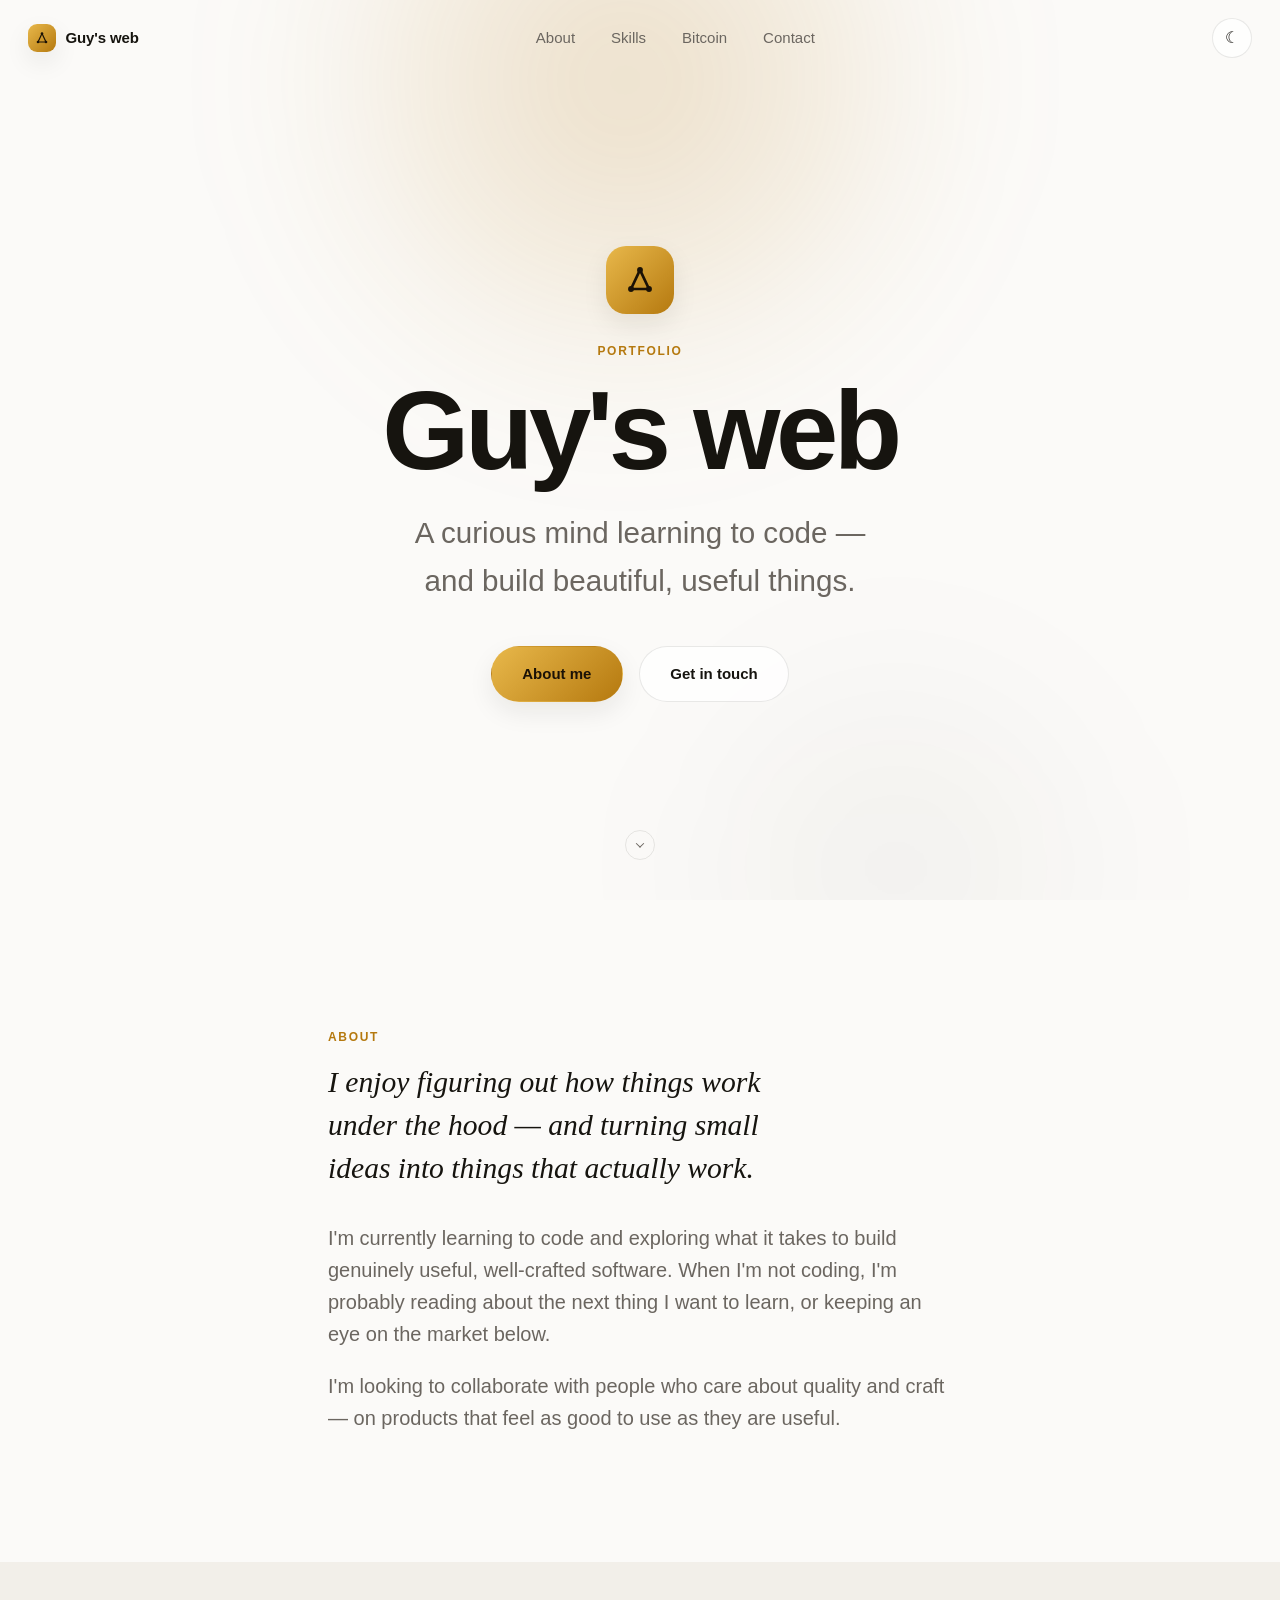
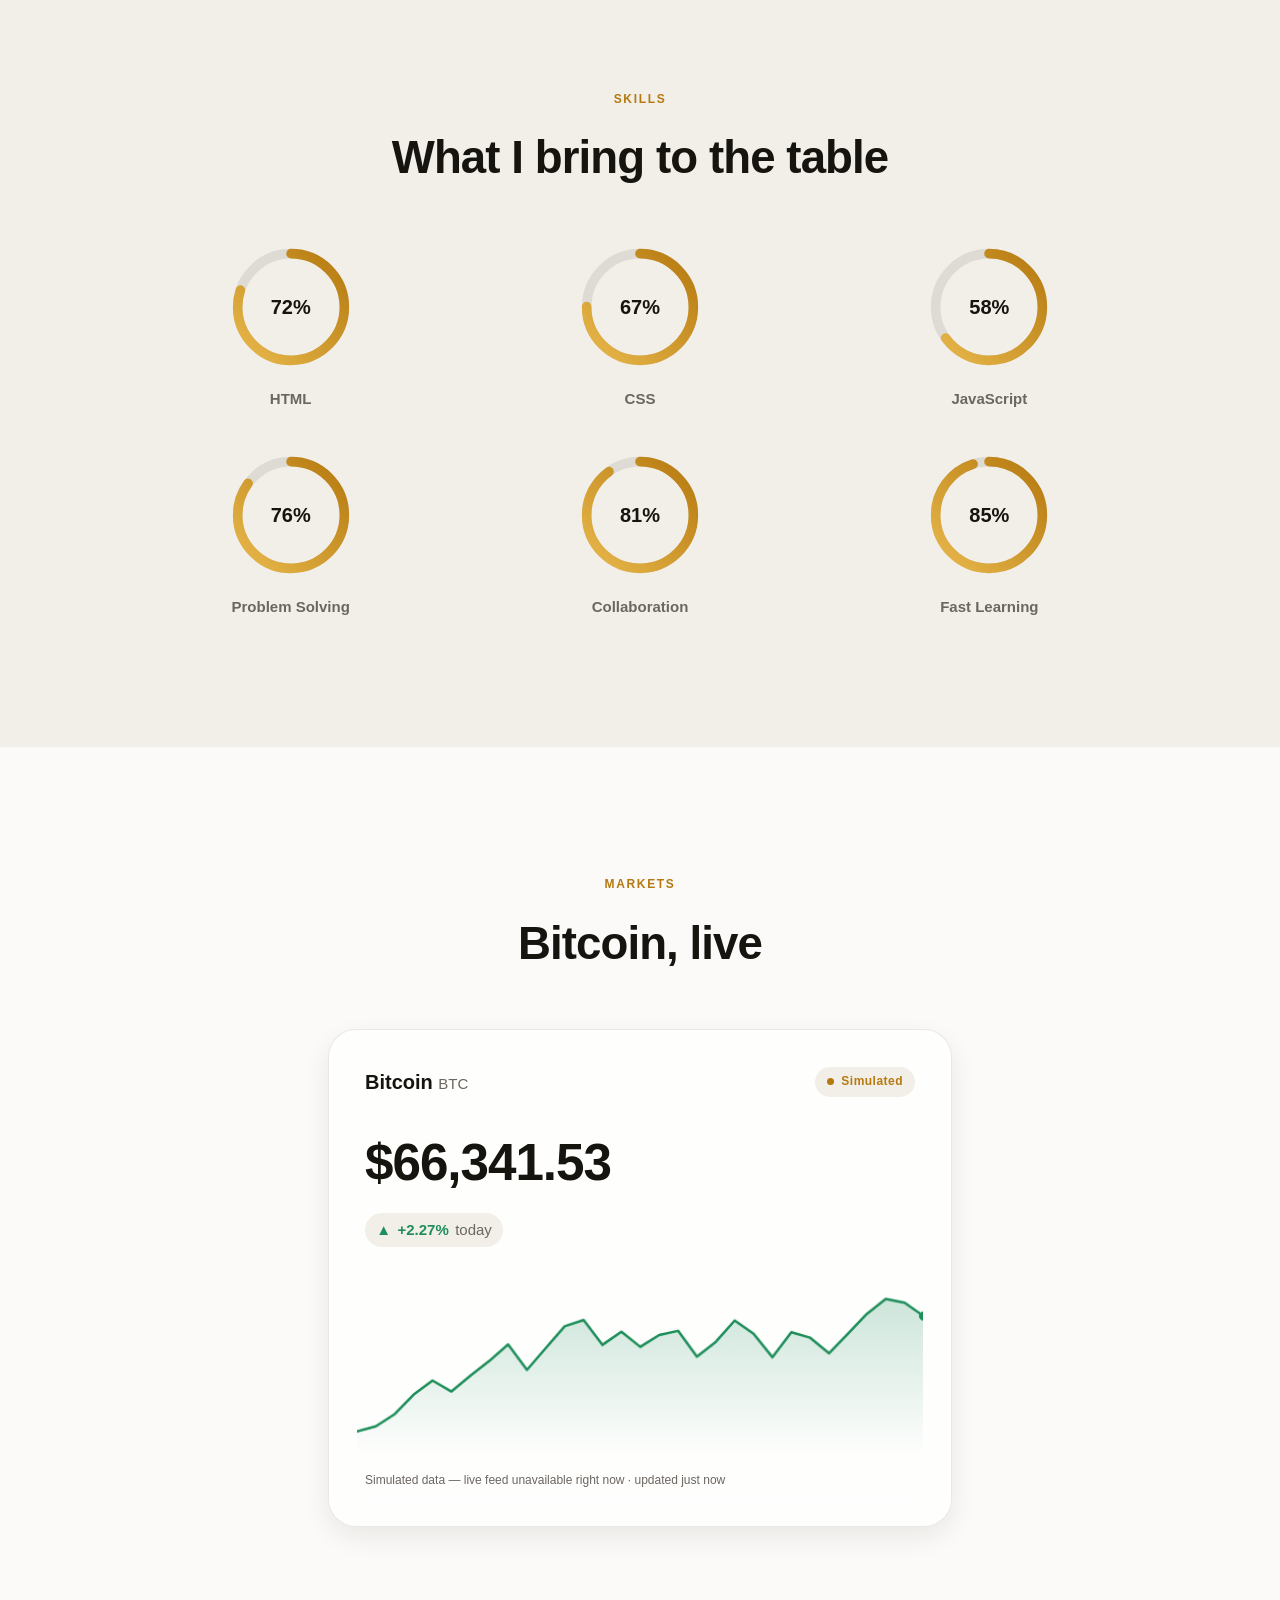
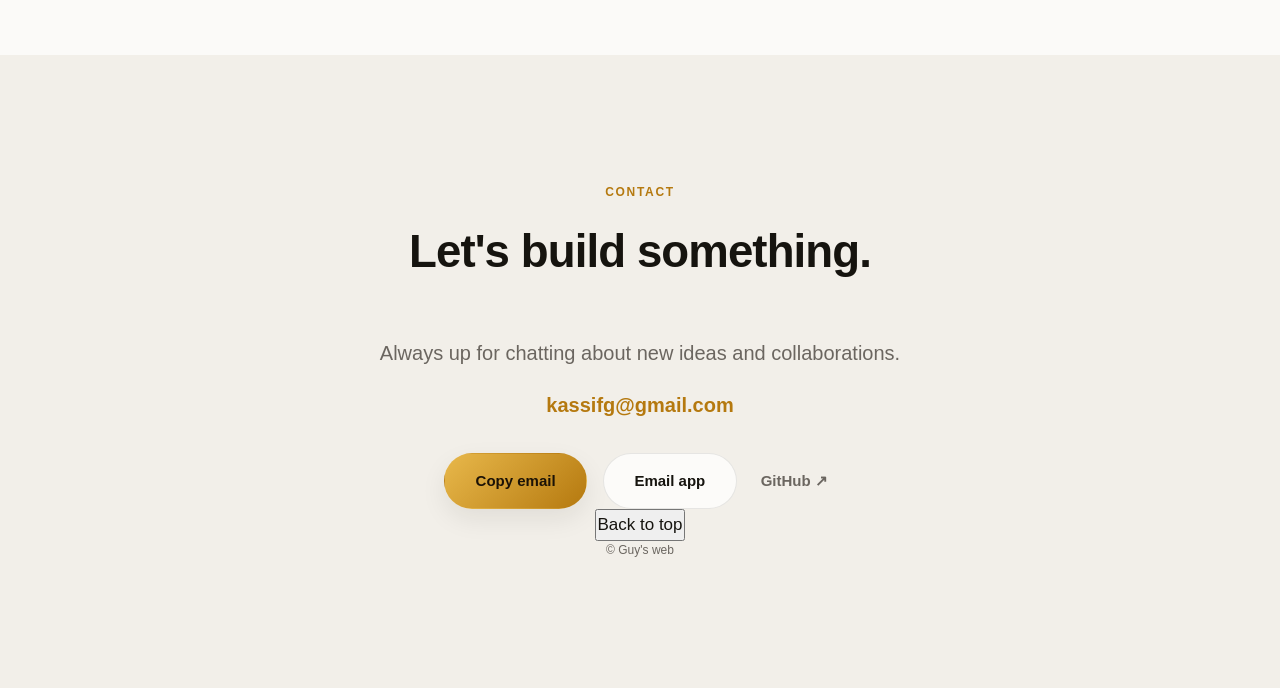
<file: index.html>
<!DOCTYPE html>
<html lang="en">
<head>
  <meta charset="UTF-8" />
  <meta name="viewport" content="width=device-width, initial-scale=1.0" />
  <title>Guy's web | Portfolio</title>
  <meta name="description" content="Guy's web — a personal portfolio built with HTML, CSS &amp; JavaScript, featuring a live Bitcoin ticker." />
  <link rel="icon" href="data:image/svg+xml,%3Csvg xmlns='http://www.w3.org/2000/svg' viewBox='0 0 32 32'%3E%3Crect width='32' height='32' rx='8' fill='%23111111'/%3E%3Cpath d='M16 7 L8 24 L24 24 Z' stroke='%23E8B84B' stroke-width='2.4' stroke-linecap='round' stroke-linejoin='round' fill='none'/%3E%3Ccircle cx='16' cy='7' r='2.6' fill='%23E8B84B'/%3E%3Ccircle cx='8' cy='24' r='2.6' fill='%23E8B84B'/%3E%3Ccircle cx='24' cy='24' r='2.6' fill='%23E8B84B'/%3E%3C/svg%3E" />
  <link rel="stylesheet" href="style.css" />
</head>
<body>
  <svg width="0" height="0" style="position:absolute" aria-hidden="true">
    <defs>
      <linearGradient id="ringGrad" x1="0%" y1="0%" x2="100%" y2="100%">
        <stop offset="0%" stop-color="var(--accent-2)" />
        <stop offset="100%" stop-color="var(--accent)" />
      </linearGradient>
      <symbol id="logoMark" viewBox="0 0 32 32">
        <path d="M16 7 L8 24 L24 24 Z" stroke="currentColor" stroke-width="2.4" stroke-linecap="round" stroke-linejoin="round" fill="none" />
        <circle cx="16" cy="7" r="2.6" fill="currentColor" />
        <circle cx="8" cy="24" r="2.6" fill="currentColor" />
        <circle cx="24" cy="24" r="2.6" fill="currentColor" />
      </symbol>
    </defs>
  </svg>

  <nav class="nav" id="nav">
    <a href="#top" class="wordmark">
      <span class="monogram" aria-hidden="true"><svg class="monogram-icon"><use href="#logoMark"></use></svg></span>
      Guy's web
    </a>

    <div class="nav-links">
      <a href="#about">About</a>
      <a href="#skills">Skills</a>
      <a href="#btc">Bitcoin</a>
      <a href="#contact">Contact</a>
    </div>

    <div class="nav-actions">
      <button class="icon-btn" id="themeToggle" aria-label="Toggle dark mode" title="Toggle dark mode">◐</button>
      <button class="icon-btn menu-btn" id="menuToggle" aria-label="Open menu" aria-expanded="false">
        <span></span><span></span>
      </button>
    </div>
  </nav>

  <div class="mobile-menu" id="mobileMenu">
    <button class="icon-btn close-btn" id="menuClose" aria-label="Close menu">✕</button>
    <a href="#about">About</a>
    <a href="#skills">Skills</a>
    <a href="#btc">Bitcoin</a>
    <a href="#contact">Contact</a>
  </div>

  <header class="hero" id="top">
    <div class="hero-glow hero-glow--a" aria-hidden="true"></div>
    <div class="hero-glow hero-glow--b" aria-hidden="true"></div>

    <div class="hero-inner">
      <div class="hero-logo" aria-hidden="true"><svg class="hero-logo-icon"><use href="#logoMark"></use></svg></div>
      <p class="eyebrow">Portfolio</p>
      <h1 class="hero-title">Guy's web</h1>
      <p class="hero-sub">A curious mind learning to code — and build beautiful, useful things.</p>
      <div class="hero-cta">
        <a href="#about" class="btn btn-primary">About me</a>
        <a href="#contact" class="btn btn-secondary">Get in touch</a>
      </div>
    </div>

    <a href="#about" class="scroll-cue" aria-label="Scroll to About section">
      <span></span>
    </a>
  </header>

  <main>
    <section id="about" class="section reveal">
      <div class="wrap-narrow">
        <p class="eyebrow">About</p>
        <p class="lede">
          I enjoy figuring out how things work under the hood — and turning small
          ideas into things that actually work.
        </p>
        <p class="body-text">
          I'm currently learning to code and exploring what it takes to build genuinely
          useful, well-crafted software. When I'm not coding, I'm probably reading about
          the next thing I want to learn, or keeping an eye on the market below.
        </p>
        <p class="body-text">
          I'm looking to collaborate with people who care about quality and craft —
          on products that feel as good to use as they are useful.
        </p>
      </div>
    </section>

    <section id="skills" class="section alt-bg reveal">
      <div class="wrap">
        <p class="eyebrow center">Skills</p>
        <h2 class="section-title center">What I bring to the table</h2>

        <div class="rings-grid">
          <div class="ring-card">
            <div class="ring-visual">
              <svg viewBox="0 0 120 120" class="ring">
                <circle class="ring-track" cx="60" cy="60" r="50" />
                <circle class="ring-progress" cx="60" cy="60" r="50" data-level="80" />
              </svg>
              <span class="ring-value" data-value="80">0%</span>
            </div>
            <span class="ring-label">HTML</span>
          </div>

          <div class="ring-card">
            <div class="ring-visual">
              <svg viewBox="0 0 120 120" class="ring">
                <circle class="ring-track" cx="60" cy="60" r="50" />
                <circle class="ring-progress" cx="60" cy="60" r="50" data-level="75" />
              </svg>
              <span class="ring-value" data-value="75">0%</span>
            </div>
            <span class="ring-label">CSS</span>
          </div>

          <div class="ring-card">
            <div class="ring-visual">
              <svg viewBox="0 0 120 120" class="ring">
                <circle class="ring-track" cx="60" cy="60" r="50" />
                <circle class="ring-progress" cx="60" cy="60" r="50" data-level="65" />
              </svg>
              <span class="ring-value" data-value="65">0%</span>
            </div>
            <span class="ring-label">JavaScript</span>
          </div>

          <div class="ring-card">
            <div class="ring-visual">
              <svg viewBox="0 0 120 120" class="ring">
                <circle class="ring-track" cx="60" cy="60" r="50" />
                <circle class="ring-progress" cx="60" cy="60" r="50" data-level="85" />
              </svg>
              <span class="ring-value" data-value="85">0%</span>
            </div>
            <span class="ring-label">Problem Solving</span>
          </div>

          <div class="ring-card">
            <div class="ring-visual">
              <svg viewBox="0 0 120 120" class="ring">
                <circle class="ring-track" cx="60" cy="60" r="50" />
                <circle class="ring-progress" cx="60" cy="60" r="50" data-level="90" />
              </svg>
              <span class="ring-value" data-value="90">0%</span>
            </div>
            <span class="ring-label">Collaboration</span>
          </div>

          <div class="ring-card">
            <div class="ring-visual">
              <svg viewBox="0 0 120 120" class="ring">
                <circle class="ring-track" cx="60" cy="60" r="50" />
                <circle class="ring-progress" cx="60" cy="60" r="50" data-level="95" />
              </svg>
              <span class="ring-value" data-value="95">0%</span>
            </div>
            <span class="ring-label">Fast Learning</span>
          </div>
        </div>
      </div>
    </section>

    <section id="btc" class="section reveal">
      <div class="wrap-narrow">
        <p class="eyebrow center">Markets</p>
        <h2 class="section-title center">Bitcoin, live</h2>

        <div class="market-card">
          <div class="market-top">
            <span class="market-name">Bitcoin <span class="market-ticker">BTC</span></span>
            <span class="status-pill" id="liveBadge">
              <span class="status-dot" id="liveDot"></span>
              <span id="liveLabel">Connecting</span>
            </span>
          </div>

          <div class="market-price" id="btcPrice">—</div>

          <div class="market-change" id="btcChange">
            <span id="btcArrow"></span>
            <span id="btcChangeValue">—</span>
            <span class="market-change-label">today</span>
          </div>

          <div class="market-chart">
            <canvas id="btcChart" role="img" aria-label="Bitcoin price chart, live"></canvas>
          </div>

          <p class="market-updated" id="btcUpdated" aria-live="polite">Connecting to market feed…</p>
        </div>
      </div>
    </section>
  </main>

  <footer id="contact" class="section footer-section alt-bg">
    <div class="wrap-narrow center">
      <p class="eyebrow center">Contact</p>
      <h2 class="section-title center">Let's build something.</h2>
      <p class="body-text center">Always up for chatting about new ideas and collaborations.</p>
      <p class="contact-email">kassifg@gmail.com</p>

      <div class="contact-actions">
        <button class="btn btn-primary" id="copyEmailBtn" data-email="kassifg@gmail.com">
          <span id="copyEmailLabel">Copy email</span>
        </button>
        <a class="btn btn-secondary" href="mailto:kassifg@gmail.com">Email app</a>
        <a class="link-quiet" href="https://github.com/GolikSF" target="_blank" rel="noopener noreferrer">GitHub ↗</a>
      </div>

      <button id="backToTop" class="quiet-btn">Back to top</button>
      <p class="fine-print">© <span id="year"></span> Guy's web</p>
    </div>
  </footer>

  <div id="toast" class="toast" role="status" aria-live="polite"></div>

  <script src="script.js"></script>
</body>
</html>
</file>
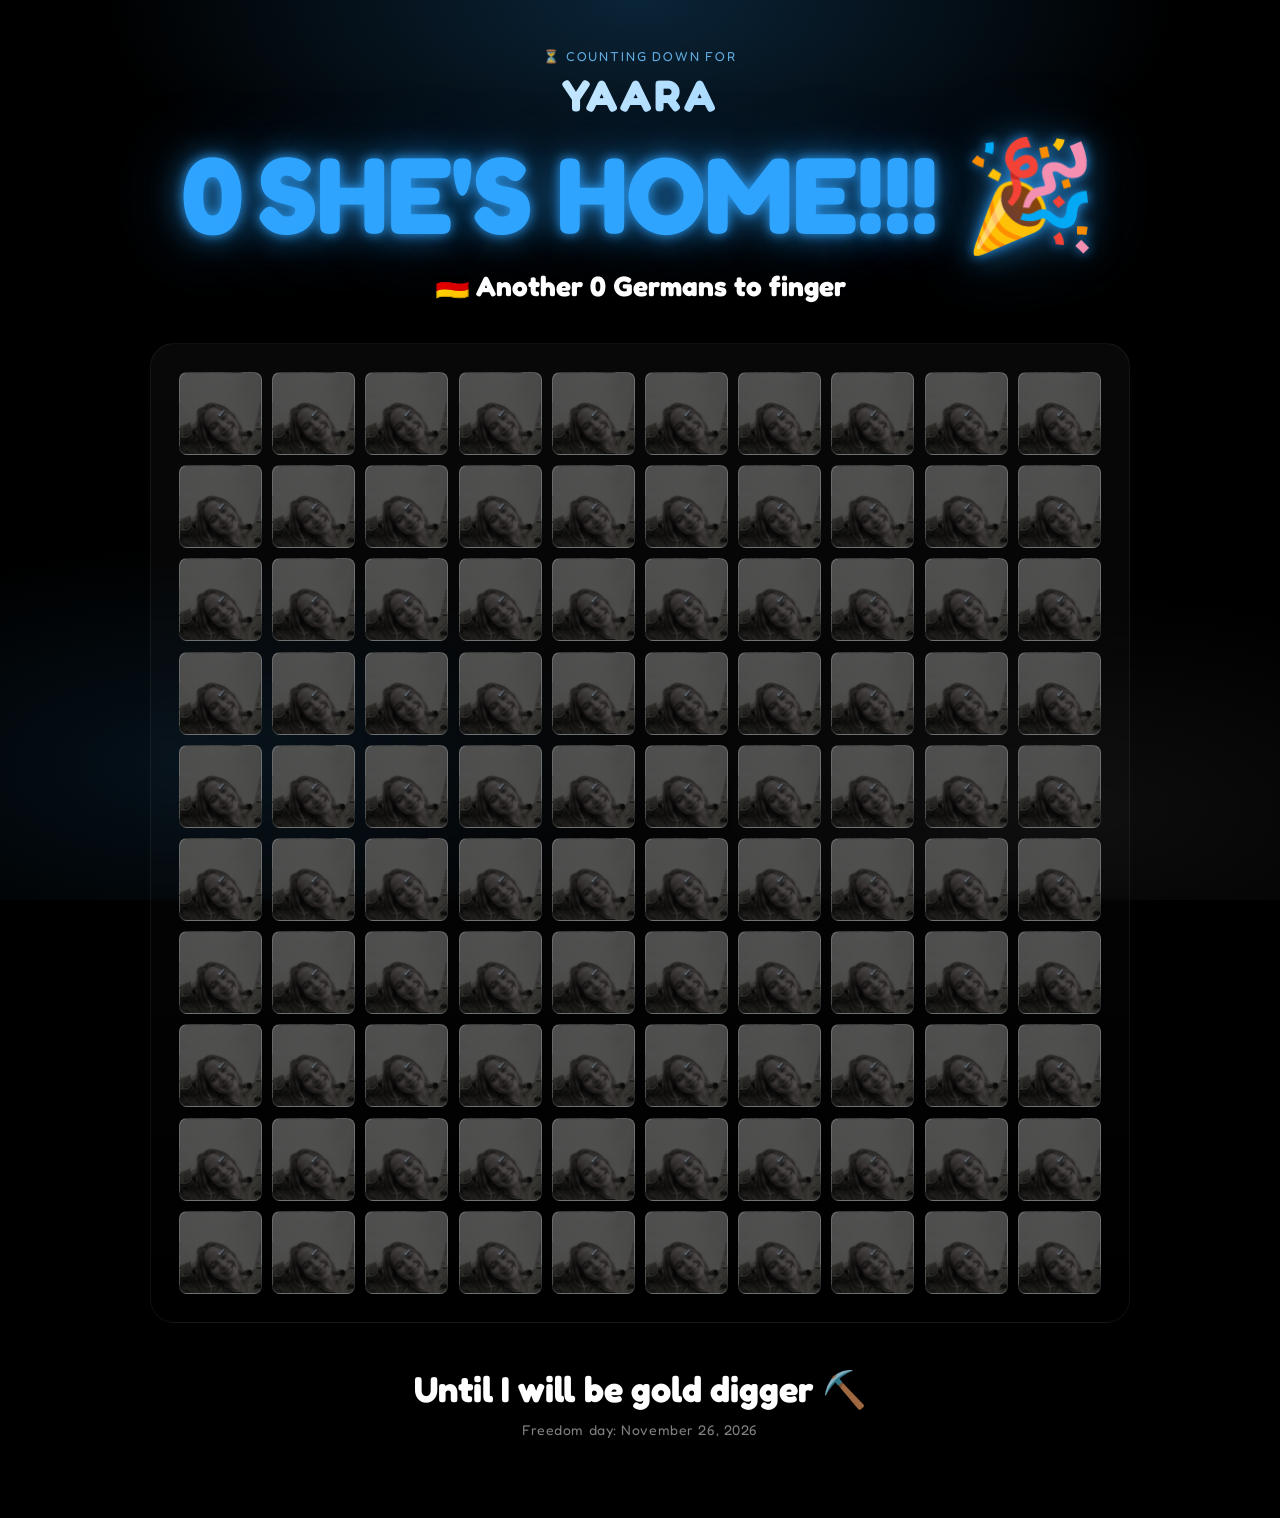
<file: yaara/index.html>
<!DOCTYPE html>
<html lang="en">
<head>
<meta charset="UTF-8">
<meta name="viewport" content="width=device-width, initial-scale=1.0">
<title>100 Days for Yaara 🇩🇪</title>
<link rel="preconnect" href="https://fonts.googleapis.com">
<link rel="preconnect" href="https://fonts.gstatic.com" crossorigin>
<link href="https://fonts.googleapis.com/css2?family=Baloo+2:wght@500;700;800&family=Fredoka:wght@500;600;700&display=swap" rel="stylesheet">
<link rel="stylesheet" href="style.css">
</head>
<body>

<div class="bg-glow"></div>
<div class="floaters" id="floaters"></div>

<main>
  <header class="hero">
    <p class="eyebrow">⏳ counting down for</p>
    <h2 class="name">YAARA</h2>

    <h1 class="countdown">
      <span id="dayCount">100</span>
      <span class="daycount-label" id="dayWord">DAYS!!!!!!</span>
    </h1>

    <p class="subtitle">🇩🇪 Another <span id="germanCount">100</span> Germans to finger</p>
  </header>

  <section class="grid-wrap">
    <div class="grid" id="grid" aria-label="100 day countdown grid, one tile per day"></div>
  </section>

  <footer class="outro">
    <p class="tagline">Until I will be gold digger <span class="shovel">⛏️</span></p>
    <p class="target-date" id="targetDate"></p>
  </footer>
</main>

<div class="confetti-layer" id="confetti"></div>

<script src="script.js"></script>
</body>
</html>
</file>
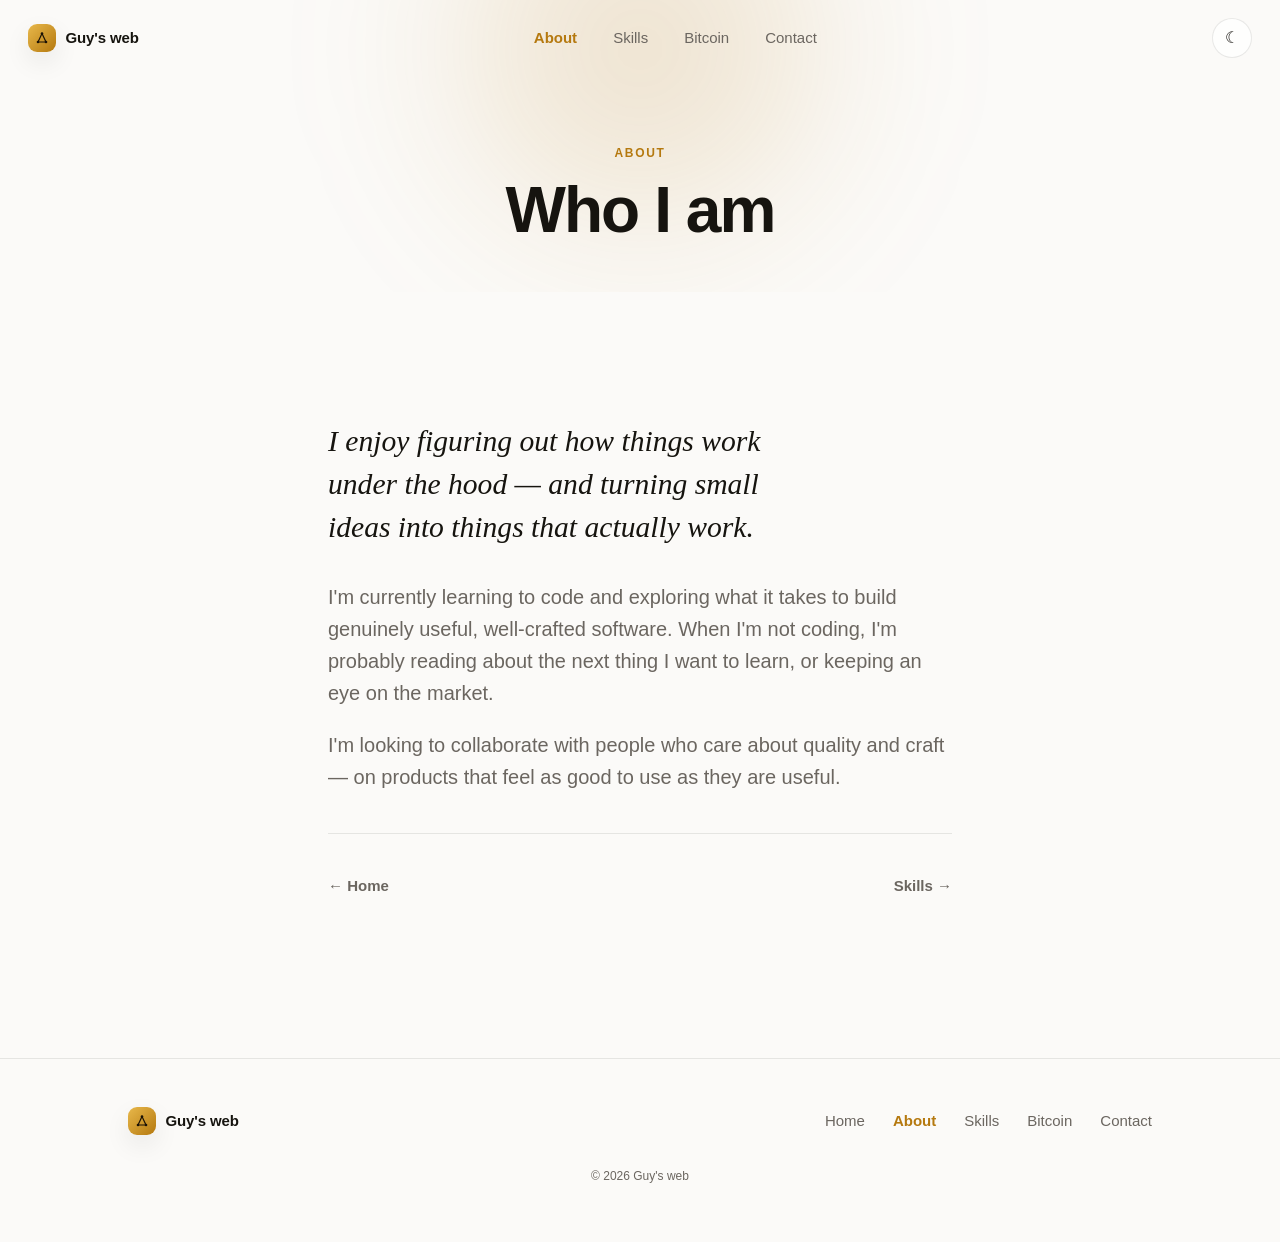
<file: about.html>
<!DOCTYPE html>
<html lang="en">
<head>
  <meta charset="UTF-8" />
  <meta name="viewport" content="width=device-width, initial-scale=1.0" />
  <title>About | Guy's web</title>
  <meta name="description" content="A bit about Guy — what I'm learning and the kind of work I want to do." />
  <link rel="icon" href="data:image/svg+xml,%3Csvg xmlns='http://www.w3.org/2000/svg' viewBox='0 0 32 32'%3E%3Crect width='32' height='32' rx='8' fill='%23111111'/%3E%3Cpath d='M16 7 L8 24 L24 24 Z' stroke='%23E8B84B' stroke-width='2.4' stroke-linecap='round' stroke-linejoin='round' fill='none'/%3E%3Ccircle cx='16' cy='7' r='2.6' fill='%23E8B84B'/%3E%3Ccircle cx='8' cy='24' r='2.6' fill='%23E8B84B'/%3E%3Ccircle cx='24' cy='24' r='2.6' fill='%23E8B84B'/%3E%3C/svg%3E" />
  <link rel="stylesheet" href="style.css" />
</head>
<body>
  <svg width="0" height="0" style="position:absolute" aria-hidden="true">
    <defs>
      <linearGradient id="ringGrad" x1="0%" y1="0%" x2="100%" y2="100%">
        <stop offset="0%" stop-color="var(--accent-2)" />
        <stop offset="100%" stop-color="var(--accent)" />
      </linearGradient>
      <symbol id="logoMark" viewBox="0 0 32 32">
        <path d="M16 7 L8 24 L24 24 Z" stroke="currentColor" stroke-width="2.4" stroke-linecap="round" stroke-linejoin="round" fill="none" />
        <circle cx="16" cy="7" r="2.6" fill="currentColor" />
        <circle cx="8" cy="24" r="2.6" fill="currentColor" />
        <circle cx="24" cy="24" r="2.6" fill="currentColor" />
      </symbol>
    </defs>
  </svg>

  <nav class="nav" id="nav">
    <a href="index.html" class="wordmark">
      <span class="monogram" aria-hidden="true"><svg class="monogram-icon"><use href="#logoMark"></use></svg></span>
      Guy's web
    </a>

    <div class="nav-links">
      <a href="about.html" class="active">About</a>
      <a href="skills.html">Skills</a>
      <a href="bitcoin.html">Bitcoin</a>
      <a href="contact.html">Contact</a>
    </div>

    <div class="nav-actions">
      <button class="icon-btn" id="themeToggle" aria-label="Toggle dark mode" title="Toggle dark mode">◐</button>
      <button class="icon-btn menu-btn" id="menuToggle" aria-label="Open menu" aria-expanded="false">
        <span></span><span></span>
      </button>
    </div>
  </nav>

  <div class="mobile-menu" id="mobileMenu">
    <button class="icon-btn close-btn" id="menuClose" aria-label="Close menu">✕</button>
    <a href="about.html" class="active">About</a>
    <a href="skills.html">Skills</a>
    <a href="bitcoin.html">Bitcoin</a>
    <a href="contact.html">Contact</a>
  </div>

  <header class="page-hero">
    <div class="page-hero-glow" aria-hidden="true"></div>
    <div class="page-hero-inner">
      <p class="eyebrow center">About</p>
      <h1 class="page-title">Who I am</h1>
    </div>
  </header>

  <main>
    <section class="section reveal">
      <div class="wrap-narrow">
        <p class="lede">
          I enjoy figuring out how things work under the hood — and turning small
          ideas into things that actually work.
        </p>
        <p class="body-text">
          I'm currently learning to code and exploring what it takes to build genuinely
          useful, well-crafted software. When I'm not coding, I'm probably reading about
          the next thing I want to learn, or keeping an eye on the market.
        </p>
        <p class="body-text">
          I'm looking to collaborate with people who care about quality and craft —
          on products that feel as good to use as they are useful.
        </p>

        <div class="page-nav">
          <a href="index.html">← Home</a>
          <a href="skills.html" class="next">Skills →</a>
        </div>
      </div>
    </section>
  </main>

  <footer class="site-footer">
    <div class="wrap footer-row">
      <a href="index.html" class="wordmark">
        <span class="monogram" aria-hidden="true"><svg class="monogram-icon"><use href="#logoMark"></use></svg></span>
        Guy's web
      </a>
      <nav class="footer-nav">
        <a href="index.html">Home</a>
        <a href="about.html" class="active">About</a>
        <a href="skills.html">Skills</a>
        <a href="bitcoin.html">Bitcoin</a>
        <a href="contact.html">Contact</a>
      </nav>
    </div>
    <p class="fine-print center">© <span class="year"></span> Guy's web</p>
  </footer>

  <div id="toast" class="toast" role="status" aria-live="polite"></div>

  <script src="script.js"></script>
</body>
</html>
</file>
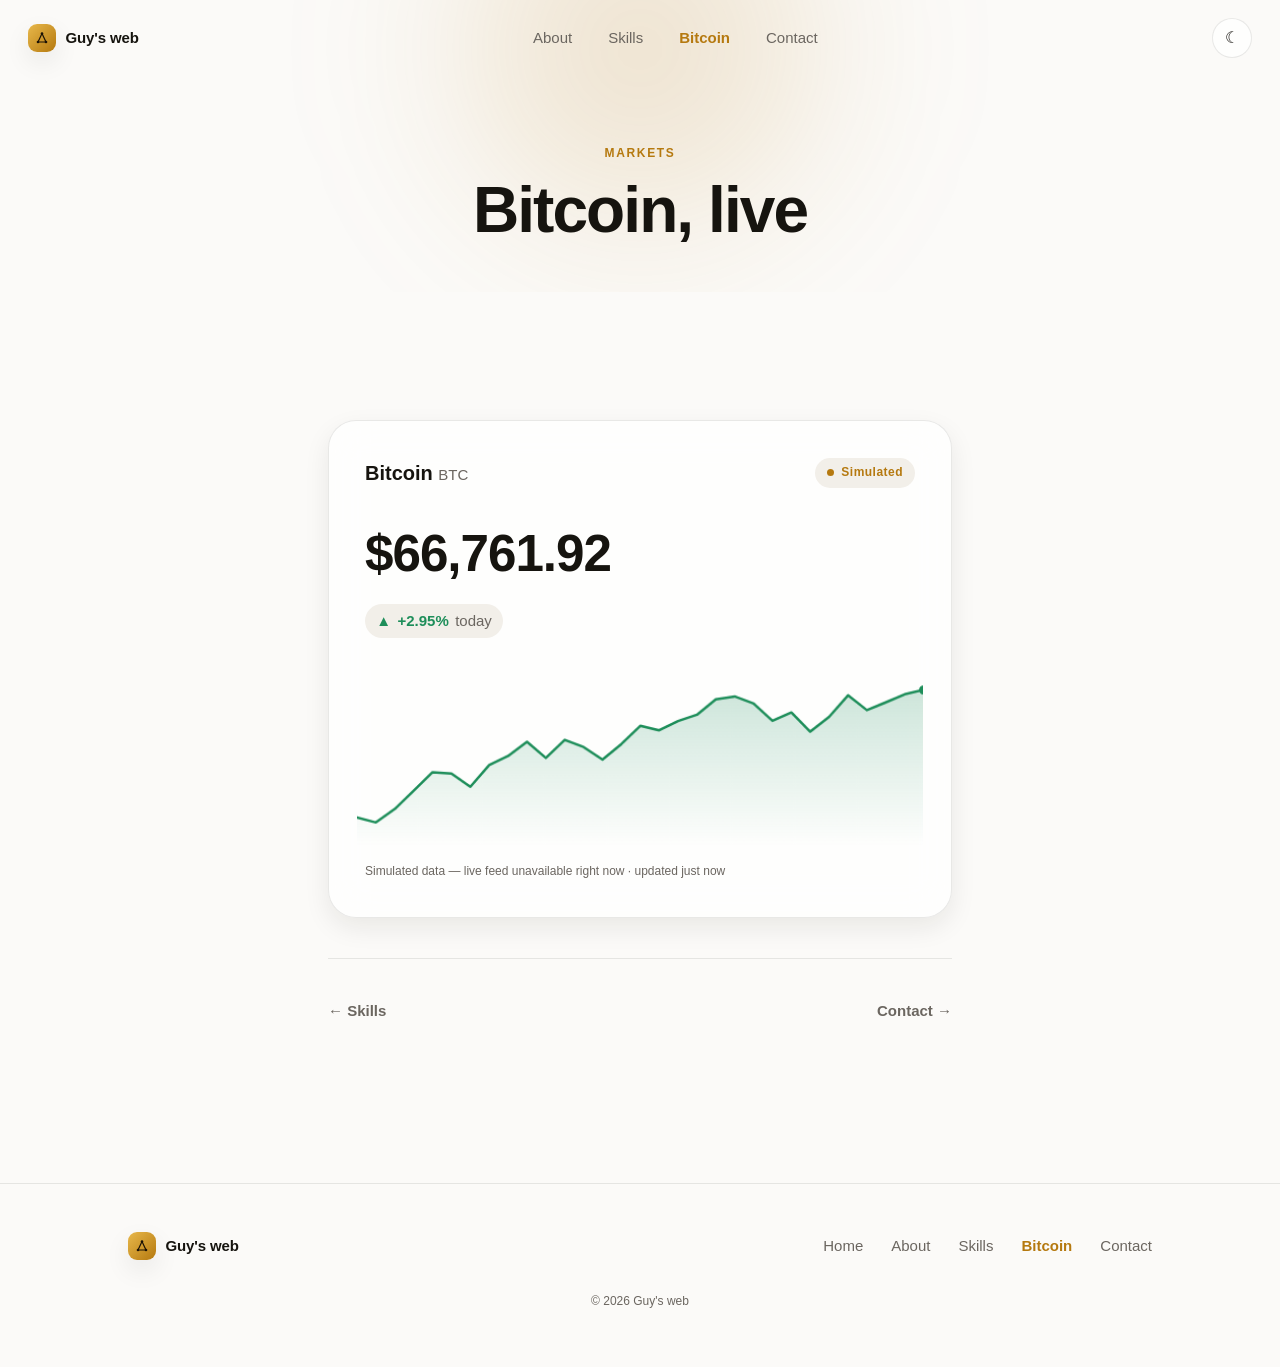
<file: bitcoin.html>
<!DOCTYPE html>
<html lang="en">
<head>
  <meta charset="UTF-8" />
  <meta name="viewport" content="width=device-width, initial-scale=1.0" />
  <title>Bitcoin | Guy's web</title>
  <meta name="description" content="A live-updating Bitcoin price chart, built with the Canvas API." />
  <link rel="icon" href="data:image/svg+xml,%3Csvg xmlns='http://www.w3.org/2000/svg' viewBox='0 0 32 32'%3E%3Crect width='32' height='32' rx='8' fill='%23111111'/%3E%3Cpath d='M16 7 L8 24 L24 24 Z' stroke='%23E8B84B' stroke-width='2.4' stroke-linecap='round' stroke-linejoin='round' fill='none'/%3E%3Ccircle cx='16' cy='7' r='2.6' fill='%23E8B84B'/%3E%3Ccircle cx='8' cy='24' r='2.6' fill='%23E8B84B'/%3E%3Ccircle cx='24' cy='24' r='2.6' fill='%23E8B84B'/%3E%3C/svg%3E" />
  <link rel="stylesheet" href="style.css" />
</head>
<body>
  <svg width="0" height="0" style="position:absolute" aria-hidden="true">
    <defs>
      <linearGradient id="ringGrad" x1="0%" y1="0%" x2="100%" y2="100%">
        <stop offset="0%" stop-color="var(--accent-2)" />
        <stop offset="100%" stop-color="var(--accent)" />
      </linearGradient>
      <symbol id="logoMark" viewBox="0 0 32 32">
        <path d="M16 7 L8 24 L24 24 Z" stroke="currentColor" stroke-width="2.4" stroke-linecap="round" stroke-linejoin="round" fill="none" />
        <circle cx="16" cy="7" r="2.6" fill="currentColor" />
        <circle cx="8" cy="24" r="2.6" fill="currentColor" />
        <circle cx="24" cy="24" r="2.6" fill="currentColor" />
      </symbol>
    </defs>
  </svg>

  <nav class="nav" id="nav">
    <a href="index.html" class="wordmark">
      <span class="monogram" aria-hidden="true"><svg class="monogram-icon"><use href="#logoMark"></use></svg></span>
      Guy's web
    </a>

    <div class="nav-links">
      <a href="about.html">About</a>
      <a href="skills.html">Skills</a>
      <a href="bitcoin.html" class="active">Bitcoin</a>
      <a href="contact.html">Contact</a>
    </div>

    <div class="nav-actions">
      <button class="icon-btn" id="themeToggle" aria-label="Toggle dark mode" title="Toggle dark mode">◐</button>
      <button class="icon-btn menu-btn" id="menuToggle" aria-label="Open menu" aria-expanded="false">
        <span></span><span></span>
      </button>
    </div>
  </nav>

  <div class="mobile-menu" id="mobileMenu">
    <button class="icon-btn close-btn" id="menuClose" aria-label="Close menu">✕</button>
    <a href="about.html">About</a>
    <a href="skills.html">Skills</a>
    <a href="bitcoin.html" class="active">Bitcoin</a>
    <a href="contact.html">Contact</a>
  </div>

  <header class="page-hero">
    <div class="page-hero-glow" aria-hidden="true"></div>
    <div class="page-hero-inner">
      <p class="eyebrow center">Markets</p>
      <h1 class="page-title">Bitcoin, live</h1>
    </div>
  </header>

  <main>
    <section class="section reveal">
      <div class="wrap-narrow">
        <div class="market-card">
          <div class="market-top">
            <span class="market-name">Bitcoin <span class="market-ticker">BTC</span></span>
            <span class="status-pill" id="liveBadge">
              <span class="status-dot" id="liveDot"></span>
              <span id="liveLabel">Connecting</span>
            </span>
          </div>

          <div class="market-price" id="btcPrice">—</div>

          <div class="market-change" id="btcChange">
            <span id="btcArrow"></span>
            <span id="btcChangeValue">—</span>
            <span class="market-change-label">today</span>
          </div>

          <div class="market-chart">
            <canvas id="btcChart" role="img" aria-label="Bitcoin price chart, live"></canvas>
          </div>

          <p class="market-updated" id="btcUpdated" aria-live="polite">Connecting to market feed…</p>
        </div>

        <div class="page-nav">
          <a href="skills.html">← Skills</a>
          <a href="contact.html" class="next">Contact →</a>
        </div>
      </div>
    </section>
  </main>

  <footer class="site-footer">
    <div class="wrap footer-row">
      <a href="index.html" class="wordmark">
        <span class="monogram" aria-hidden="true"><svg class="monogram-icon"><use href="#logoMark"></use></svg></span>
        Guy's web
      </a>
      <nav class="footer-nav">
        <a href="index.html">Home</a>
        <a href="about.html">About</a>
        <a href="skills.html">Skills</a>
        <a href="bitcoin.html" class="active">Bitcoin</a>
        <a href="contact.html">Contact</a>
      </nav>
    </div>
    <p class="fine-print center">© <span class="year"></span> Guy's web</p>
  </footer>

  <div id="toast" class="toast" role="status" aria-live="polite"></div>

  <script src="script.js"></script>
</body>
</html>
</file>
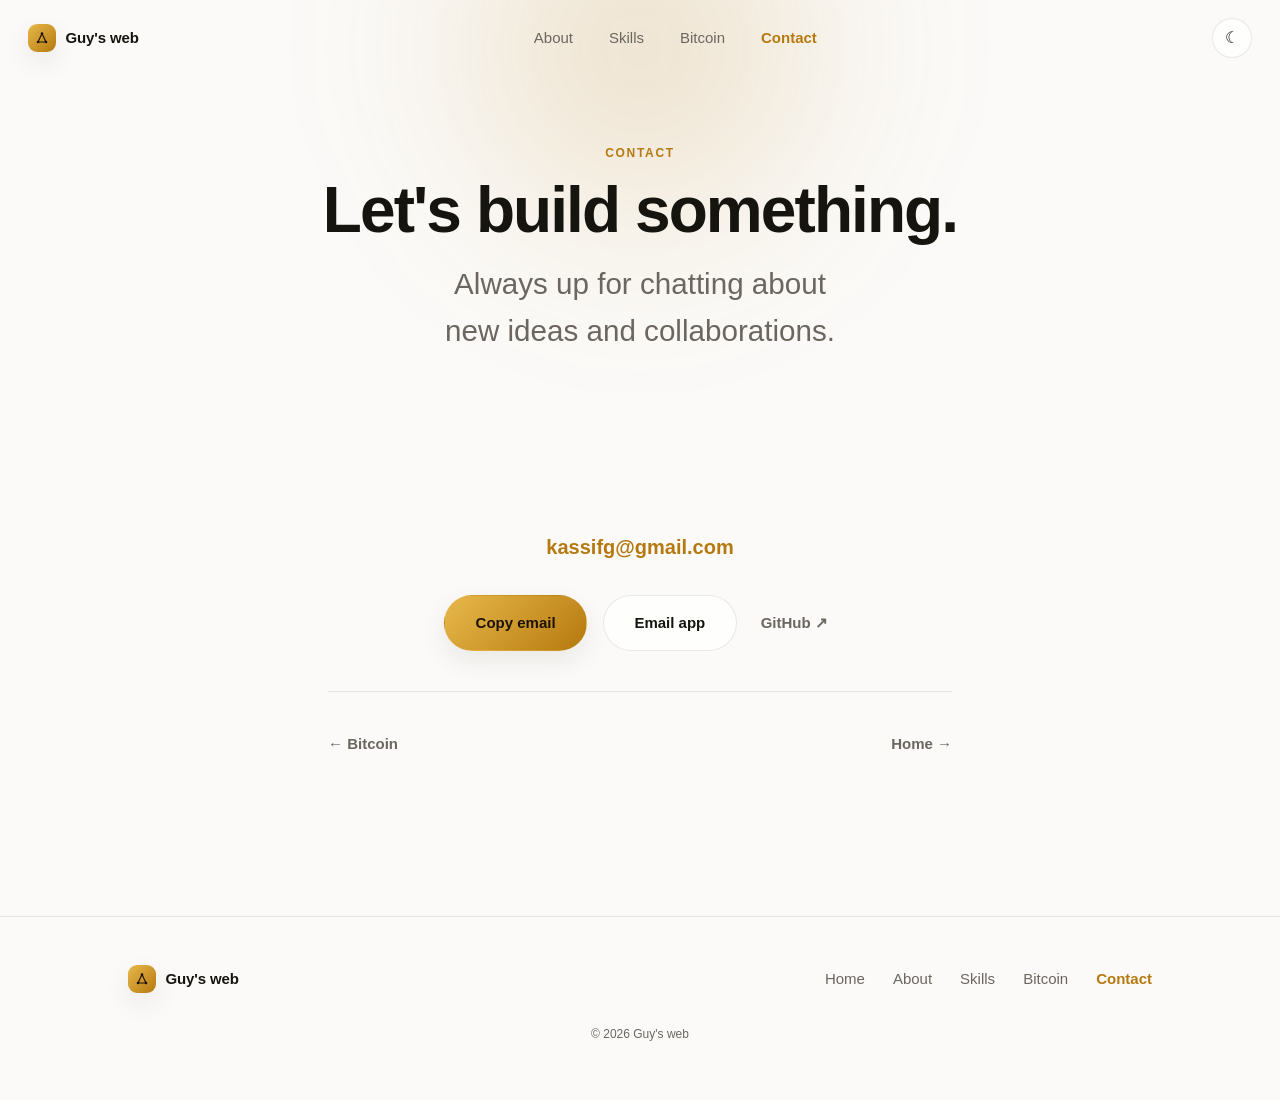
<file: contact.html>
<!DOCTYPE html>
<html lang="en">
<head>
  <meta charset="UTF-8" />
  <meta name="viewport" content="width=device-width, initial-scale=1.0" />
  <title>Contact | Guy's web</title>
  <meta name="description" content="The fastest ways to reach Guy — email, or GitHub." />
  <link rel="icon" href="data:image/svg+xml,%3Csvg xmlns='http://www.w3.org/2000/svg' viewBox='0 0 32 32'%3E%3Crect width='32' height='32' rx='8' fill='%23111111'/%3E%3Cpath d='M16 7 L8 24 L24 24 Z' stroke='%23E8B84B' stroke-width='2.4' stroke-linecap='round' stroke-linejoin='round' fill='none'/%3E%3Ccircle cx='16' cy='7' r='2.6' fill='%23E8B84B'/%3E%3Ccircle cx='8' cy='24' r='2.6' fill='%23E8B84B'/%3E%3Ccircle cx='24' cy='24' r='2.6' fill='%23E8B84B'/%3E%3C/svg%3E" />
  <link rel="stylesheet" href="style.css" />
</head>
<body>
  <svg width="0" height="0" style="position:absolute" aria-hidden="true">
    <defs>
      <linearGradient id="ringGrad" x1="0%" y1="0%" x2="100%" y2="100%">
        <stop offset="0%" stop-color="var(--accent-2)" />
        <stop offset="100%" stop-color="var(--accent)" />
      </linearGradient>
      <symbol id="logoMark" viewBox="0 0 32 32">
        <path d="M16 7 L8 24 L24 24 Z" stroke="currentColor" stroke-width="2.4" stroke-linecap="round" stroke-linejoin="round" fill="none" />
        <circle cx="16" cy="7" r="2.6" fill="currentColor" />
        <circle cx="8" cy="24" r="2.6" fill="currentColor" />
        <circle cx="24" cy="24" r="2.6" fill="currentColor" />
      </symbol>
    </defs>
  </svg>

  <nav class="nav" id="nav">
    <a href="index.html" class="wordmark">
      <span class="monogram" aria-hidden="true"><svg class="monogram-icon"><use href="#logoMark"></use></svg></span>
      Guy's web
    </a>

    <div class="nav-links">
      <a href="about.html">About</a>
      <a href="skills.html">Skills</a>
      <a href="bitcoin.html">Bitcoin</a>
      <a href="contact.html" class="active">Contact</a>
    </div>

    <div class="nav-actions">
      <button class="icon-btn" id="themeToggle" aria-label="Toggle dark mode" title="Toggle dark mode">◐</button>
      <button class="icon-btn menu-btn" id="menuToggle" aria-label="Open menu" aria-expanded="false">
        <span></span><span></span>
      </button>
    </div>
  </nav>

  <div class="mobile-menu" id="mobileMenu">
    <button class="icon-btn close-btn" id="menuClose" aria-label="Close menu">✕</button>
    <a href="about.html">About</a>
    <a href="skills.html">Skills</a>
    <a href="bitcoin.html">Bitcoin</a>
    <a href="contact.html" class="active">Contact</a>
  </div>

  <header class="page-hero">
    <div class="page-hero-glow" aria-hidden="true"></div>
    <div class="page-hero-inner">
      <p class="eyebrow center">Contact</p>
      <h1 class="page-title">Let's build something.</h1>
      <p class="page-subtitle">Always up for chatting about new ideas and collaborations.</p>
    </div>
  </header>

  <main>
    <section class="section reveal">
      <div class="wrap-narrow center">
        <p class="contact-email">kassifg@gmail.com</p>

        <div class="contact-actions">
          <button class="btn btn-primary" id="copyEmailBtn" data-email="kassifg@gmail.com">
            <span id="copyEmailLabel">Copy email</span>
          </button>
          <a class="btn btn-secondary" href="mailto:kassifg@gmail.com">Email app</a>
          <a class="link-quiet" href="https://github.com/GolikSF" target="_blank" rel="noopener noreferrer">GitHub ↗</a>
        </div>

        <div class="page-nav">
          <a href="bitcoin.html">← Bitcoin</a>
          <a href="index.html" class="next">Home →</a>
        </div>
      </div>
    </section>
  </main>

  <footer class="site-footer">
    <div class="wrap footer-row">
      <a href="index.html" class="wordmark">
        <span class="monogram" aria-hidden="true"><svg class="monogram-icon"><use href="#logoMark"></use></svg></span>
        Guy's web
      </a>
      <nav class="footer-nav">
        <a href="index.html">Home</a>
        <a href="about.html">About</a>
        <a href="skills.html">Skills</a>
        <a href="bitcoin.html">Bitcoin</a>
        <a href="contact.html" class="active">Contact</a>
      </nav>
    </div>
    <p class="fine-print center">© <span class="year"></span> Guy's web</p>
  </footer>

  <div id="toast" class="toast" role="status" aria-live="polite"></div>

  <script src="script.js"></script>
</body>
</html>
</file>
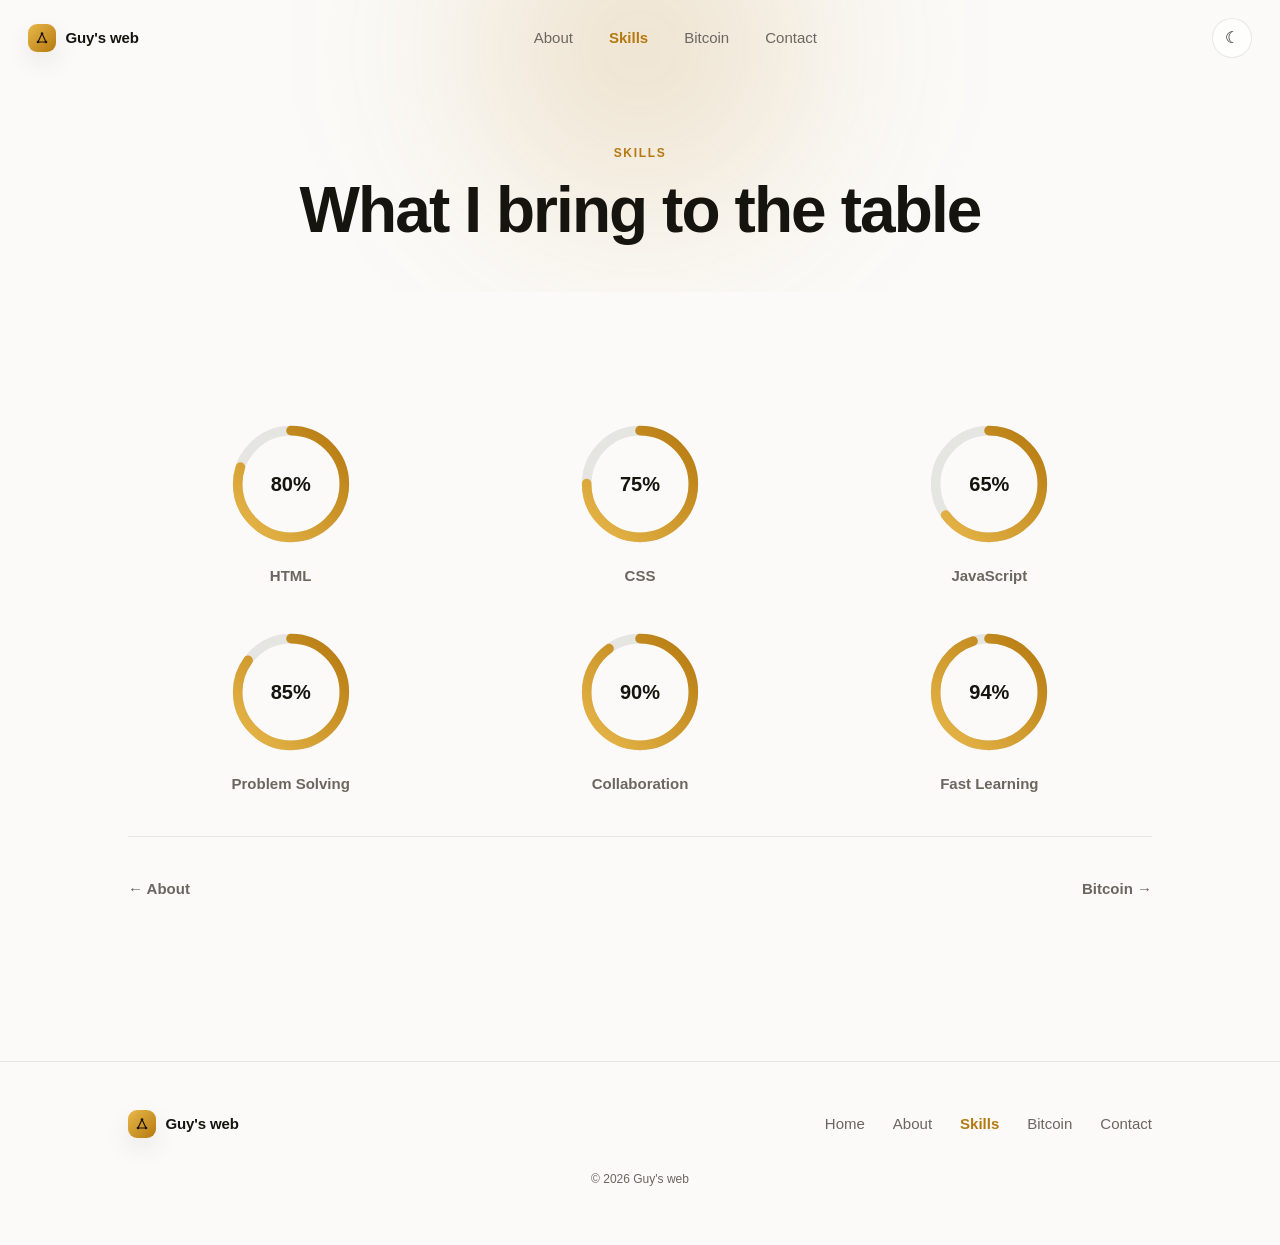
<file: skills.html>
<!DOCTYPE html>
<html lang="en">
<head>
  <meta charset="UTF-8" />
  <meta name="viewport" content="width=device-width, initial-scale=1.0" />
  <title>Skills | Guy's web</title>
  <meta name="description" content="What I bring to the table — HTML, CSS, JavaScript, and the habits that go with them." />
  <link rel="icon" href="data:image/svg+xml,%3Csvg xmlns='http://www.w3.org/2000/svg' viewBox='0 0 32 32'%3E%3Crect width='32' height='32' rx='8' fill='%23111111'/%3E%3Cpath d='M16 7 L8 24 L24 24 Z' stroke='%23E8B84B' stroke-width='2.4' stroke-linecap='round' stroke-linejoin='round' fill='none'/%3E%3Ccircle cx='16' cy='7' r='2.6' fill='%23E8B84B'/%3E%3Ccircle cx='8' cy='24' r='2.6' fill='%23E8B84B'/%3E%3Ccircle cx='24' cy='24' r='2.6' fill='%23E8B84B'/%3E%3C/svg%3E" />
  <link rel="stylesheet" href="style.css" />
</head>
<body>
  <svg width="0" height="0" style="position:absolute" aria-hidden="true">
    <defs>
      <linearGradient id="ringGrad" x1="0%" y1="0%" x2="100%" y2="100%">
        <stop offset="0%" stop-color="var(--accent-2)" />
        <stop offset="100%" stop-color="var(--accent)" />
      </linearGradient>
      <symbol id="logoMark" viewBox="0 0 32 32">
        <path d="M16 7 L8 24 L24 24 Z" stroke="currentColor" stroke-width="2.4" stroke-linecap="round" stroke-linejoin="round" fill="none" />
        <circle cx="16" cy="7" r="2.6" fill="currentColor" />
        <circle cx="8" cy="24" r="2.6" fill="currentColor" />
        <circle cx="24" cy="24" r="2.6" fill="currentColor" />
      </symbol>
    </defs>
  </svg>

  <nav class="nav" id="nav">
    <a href="index.html" class="wordmark">
      <span class="monogram" aria-hidden="true"><svg class="monogram-icon"><use href="#logoMark"></use></svg></span>
      Guy's web
    </a>

    <div class="nav-links">
      <a href="about.html">About</a>
      <a href="skills.html" class="active">Skills</a>
      <a href="bitcoin.html">Bitcoin</a>
      <a href="contact.html">Contact</a>
    </div>

    <div class="nav-actions">
      <button class="icon-btn" id="themeToggle" aria-label="Toggle dark mode" title="Toggle dark mode">◐</button>
      <button class="icon-btn menu-btn" id="menuToggle" aria-label="Open menu" aria-expanded="false">
        <span></span><span></span>
      </button>
    </div>
  </nav>

  <div class="mobile-menu" id="mobileMenu">
    <button class="icon-btn close-btn" id="menuClose" aria-label="Close menu">✕</button>
    <a href="about.html">About</a>
    <a href="skills.html" class="active">Skills</a>
    <a href="bitcoin.html">Bitcoin</a>
    <a href="contact.html">Contact</a>
  </div>

  <header class="page-hero">
    <div class="page-hero-glow" aria-hidden="true"></div>
    <div class="page-hero-inner">
      <p class="eyebrow center">Skills</p>
      <h1 class="page-title">What I bring to the table</h1>
    </div>
  </header>

  <main>
    <section class="section reveal">
      <div class="wrap">
        <div class="rings-grid">
          <div class="ring-card">
            <div class="ring-visual">
              <svg viewBox="0 0 120 120" class="ring">
                <circle class="ring-track" cx="60" cy="60" r="50" />
                <circle class="ring-progress" cx="60" cy="60" r="50" data-level="80" />
              </svg>
              <span class="ring-value" data-value="80">0%</span>
            </div>
            <span class="ring-label">HTML</span>
          </div>

          <div class="ring-card">
            <div class="ring-visual">
              <svg viewBox="0 0 120 120" class="ring">
                <circle class="ring-track" cx="60" cy="60" r="50" />
                <circle class="ring-progress" cx="60" cy="60" r="50" data-level="75" />
              </svg>
              <span class="ring-value" data-value="75">0%</span>
            </div>
            <span class="ring-label">CSS</span>
          </div>

          <div class="ring-card">
            <div class="ring-visual">
              <svg viewBox="0 0 120 120" class="ring">
                <circle class="ring-track" cx="60" cy="60" r="50" />
                <circle class="ring-progress" cx="60" cy="60" r="50" data-level="65" />
              </svg>
              <span class="ring-value" data-value="65">0%</span>
            </div>
            <span class="ring-label">JavaScript</span>
          </div>

          <div class="ring-card">
            <div class="ring-visual">
              <svg viewBox="0 0 120 120" class="ring">
                <circle class="ring-track" cx="60" cy="60" r="50" />
                <circle class="ring-progress" cx="60" cy="60" r="50" data-level="85" />
              </svg>
              <span class="ring-value" data-value="85">0%</span>
            </div>
            <span class="ring-label">Problem Solving</span>
          </div>

          <div class="ring-card">
            <div class="ring-visual">
              <svg viewBox="0 0 120 120" class="ring">
                <circle class="ring-track" cx="60" cy="60" r="50" />
                <circle class="ring-progress" cx="60" cy="60" r="50" data-level="90" />
              </svg>
              <span class="ring-value" data-value="90">0%</span>
            </div>
            <span class="ring-label">Collaboration</span>
          </div>

          <div class="ring-card">
            <div class="ring-visual">
              <svg viewBox="0 0 120 120" class="ring">
                <circle class="ring-track" cx="60" cy="60" r="50" />
                <circle class="ring-progress" cx="60" cy="60" r="50" data-level="95" />
              </svg>
              <span class="ring-value" data-value="95">0%</span>
            </div>
            <span class="ring-label">Fast Learning</span>
          </div>
        </div>

        <div class="page-nav">
          <a href="about.html">← About</a>
          <a href="bitcoin.html" class="next">Bitcoin →</a>
        </div>
      </div>
    </section>
  </main>

  <footer class="site-footer">
    <div class="wrap footer-row">
      <a href="index.html" class="wordmark">
        <span class="monogram" aria-hidden="true"><svg class="monogram-icon"><use href="#logoMark"></use></svg></span>
        Guy's web
      </a>
      <nav class="footer-nav">
        <a href="index.html">Home</a>
        <a href="about.html">About</a>
        <a href="skills.html" class="active">Skills</a>
        <a href="bitcoin.html">Bitcoin</a>
        <a href="contact.html">Contact</a>
      </nav>
    </div>
    <p class="fine-print center">© <span class="year"></span> Guy's web</p>
  </footer>

  <div id="toast" class="toast" role="status" aria-live="polite"></div>

  <script src="script.js"></script>
</body>
</html>
</file>
<file: style.css>
/* ============ Design tokens ============ */
:root {
  --font: -apple-system, BlinkMacSystemFont, "SF Pro Display", "Segoe UI", "Helvetica Neue", Arial, sans-serif;
  --font-serif: "New York", ui-serif, Georgia, "Times New Roman", serif;

  --fs-tiny: 0.75rem;
  --fs-sm: 0.9375rem;
  --fs-base: 1.0625rem;
  --fs-md: 1.25rem;
  --fs-lg: 1.6rem;
  --fs-section: clamp(2rem, 4.4vw, 2.85rem);
  --fs-display: clamp(3.2rem, 10vw, 7rem);
  --fs-lede: clamp(1.35rem, 2.6vw, 1.85rem);

  --space-section: clamp(4.5rem, 10vw, 8.5rem);
  --radius-sm: 12px;
  --radius: 20px;
  --radius-lg: 28px;
  --ease: cubic-bezier(0.16, 1, 0.3, 1);
}

/* ---- Light (default) ---- */
:root {
  --bg: #fbfaf8;
  --bg-alt: #f2efe9;
  --surface: rgba(255, 255, 255, 0.72);
  --surface-solid: #ffffff;
  --border: rgba(17, 15, 10, 0.09);
  --text: #16140f;
  --text-muted: #6b6660;
  --accent: #b5790f;
  --accent-2: #e8b84b;
  --accent-contrast: #1b1206;
  --green: #1e8e5a;
  --red: #c0392b;
  --shadow: 0 24px 60px rgba(30, 26, 18, 0.1);
  --shadow-sm: 0 10px 26px rgba(30, 26, 18, 0.08);
  --glow-a: rgba(181, 121, 15, 0.22);
  --glow-b: rgba(30, 26, 18, 0.05);
}

@media (prefers-color-scheme: dark) {
  :root:not([data-theme="light"]) {
    --bg: #09090b;
    --bg-alt: #101012;
    --surface: rgba(255, 255, 255, 0.055);
    --surface-solid: #131315;
    --border: rgba(255, 255, 255, 0.09);
    --text: #f5f3ee;
    --text-muted: #9a968d;
    --accent: #e8b84b;
    --accent-2: #f6d888;
    --accent-contrast: #1b1206;
    --green: #3fce8c;
    --red: #ff6b5b;
    --shadow: 0 24px 60px rgba(0, 0, 0, 0.55);
    --shadow-sm: 0 10px 26px rgba(0, 0, 0, 0.4);
    --glow-a: rgba(232, 184, 75, 0.16);
    --glow-b: rgba(255, 255, 255, 0.04);
  }
}

:root[data-theme="dark"] {
  --bg: #09090b;
  --bg-alt: #101012;
  --surface: rgba(255, 255, 255, 0.055);
  --surface-solid: #131315;
  --border: rgba(255, 255, 255, 0.09);
  --text: #f5f3ee;
  --text-muted: #9a968d;
  --accent: #e8b84b;
  --accent-2: #f6d888;
  --accent-contrast: #1b1206;
  --green: #3fce8c;
  --red: #ff6b5b;
  --shadow: 0 24px 60px rgba(0, 0, 0, 0.55);
  --shadow-sm: 0 10px 26px rgba(0, 0, 0, 0.4);
  --glow-a: rgba(232, 184, 75, 0.16);
  --glow-b: rgba(255, 255, 255, 0.04);
}

:root[data-theme="light"] {
  --bg: #fbfaf8;
  --bg-alt: #f2efe9;
  --surface: rgba(255, 255, 255, 0.72);
  --surface-solid: #ffffff;
  --border: rgba(17, 15, 10, 0.09);
  --text: #16140f;
  --text-muted: #6b6660;
  --accent: #b5790f;
  --accent-2: #e8b84b;
  --accent-contrast: #1b1206;
  --green: #1e8e5a;
  --red: #c0392b;
  --shadow: 0 24px 60px rgba(30, 26, 18, 0.1);
  --shadow-sm: 0 10px 26px rgba(30, 26, 18, 0.08);
  --glow-a: rgba(181, 121, 15, 0.22);
  --glow-b: rgba(30, 26, 18, 0.05);
}

/* ============ Reset ============ */
* {
  margin: 0;
  padding: 0;
  box-sizing: border-box;
}

html {
  scroll-behavior: smooth;
}

body {
  font-family: var(--font);
  font-size: var(--fs-base);
  background: var(--bg);
  color: var(--text);
  line-height: 1.6;
  -webkit-font-smoothing: antialiased;
  transition: background 0.4s var(--ease), color 0.4s var(--ease);
  overflow-x: hidden;
}

a {
  text-decoration: none;
  color: inherit;
}

button {
  font: inherit;
  color: inherit;
}

:focus-visible {
  outline: 2px solid var(--accent);
  outline-offset: 3px;
  border-radius: 4px;
}

.wrap {
  width: 100%;
  max-width: 1080px;
  margin: 0 auto;
  padding: 0 1.75rem;
}

.wrap-narrow {
  width: 100%;
  max-width: 680px;
  margin: 0 auto;
  padding: 0 1.75rem;
}

.center {
  text-align: center;
}

.eyebrow {
  font-size: var(--fs-tiny);
  font-weight: 700;
  letter-spacing: 0.14em;
  text-transform: uppercase;
  color: var(--accent);
  margin-bottom: 0.85rem;
}

.section-title {
  font-size: var(--fs-section);
  font-weight: 700;
  letter-spacing: -0.02em;
  text-wrap: balance;
  margin-bottom: 3rem;
}

.body-text {
  color: var(--text-muted);
  font-size: var(--fs-md);
  margin-bottom: 1.25rem;
  max-width: 60ch;
}

.body-text:last-child {
  margin-bottom: 0;
}

.body-text.center {
  margin-left: auto;
  margin-right: auto;
}

/* ============ Nav ============ */
.nav {
  position: fixed;
  top: 0;
  left: 0;
  right: 0;
  z-index: 200;
  display: flex;
  align-items: center;
  justify-content: space-between;
  padding: 1.1rem 1.75rem;
  transition: background 0.3s var(--ease), border-color 0.3s var(--ease), box-shadow 0.3s var(--ease);
  border-bottom: 1px solid transparent;
}

.nav.scrolled {
  background: color-mix(in srgb, var(--bg) 78%, transparent);
  backdrop-filter: blur(18px) saturate(1.4);
  -webkit-backdrop-filter: blur(18px) saturate(1.4);
  border-bottom-color: var(--border);
}

.wordmark {
  display: flex;
  align-items: center;
  gap: 0.6rem;
  font-weight: 700;
  font-size: var(--fs-sm);
  letter-spacing: -0.01em;
}

.monogram {
  width: 28px;
  height: 28px;
  border-radius: 9px;
  display: flex;
  align-items: center;
  justify-content: center;
  flex: 0 0 auto;
  color: var(--accent-contrast);
  background: linear-gradient(135deg, var(--accent-2), var(--accent));
  box-shadow: var(--shadow-sm);
}

.monogram-icon {
  width: 16px;
  height: 16px;
}

.nav-links {
  display: flex;
  gap: 2.25rem;
  font-size: var(--fs-sm);
  font-weight: 500;
}

.nav-links a {
  position: relative;
  color: var(--text-muted);
  transition: color 0.2s var(--ease);
}

.nav-links a:hover {
  color: var(--text);
}

.nav-links a.active {
  color: var(--accent);
  font-weight: 600;
}

.nav-actions {
  display: flex;
  align-items: center;
  gap: 0.6rem;
}

.icon-btn {
  width: 40px;
  height: 40px;
  border-radius: 50%;
  border: 1px solid var(--border);
  background: var(--surface);
  cursor: pointer;
  display: flex;
  align-items: center;
  justify-content: center;
  font-size: 1rem;
  transition: transform 0.25s var(--ease), border-color 0.25s var(--ease);
}

.icon-btn:hover {
  transform: translateY(-2px);
  border-color: var(--accent);
}

.menu-btn {
  display: none;
  flex-direction: column;
  gap: 5px;
}

.menu-btn span {
  width: 16px;
  height: 2px;
  background: var(--text);
  border-radius: 2px;
}

/* ============ Mobile full-screen menu ============ */
.mobile-menu {
  position: fixed;
  inset: 0;
  z-index: 300;
  background: var(--bg);
  display: flex;
  flex-direction: column;
  align-items: center;
  justify-content: center;
  gap: 2.25rem;
  font-size: 1.75rem;
  font-weight: 600;
  opacity: 0;
  visibility: hidden;
  transform: translateY(-12px);
  transition: opacity 0.3s var(--ease), transform 0.3s var(--ease), visibility 0.3s;
}

.mobile-menu.open {
  opacity: 1;
  visibility: visible;
  transform: translateY(0);
}

.mobile-menu a {
  color: var(--text);
}

.mobile-menu a.active {
  color: var(--accent);
}

.close-btn {
  position: absolute;
  top: 1.1rem;
  right: 1.75rem;
}

/* ============ Hero ============ */
.hero {
  position: relative;
  min-height: 100svh;
  display: flex;
  align-items: center;
  justify-content: center;
  overflow: hidden;
  padding: 6rem 1.75rem 3rem;
}

.hero-glow {
  position: absolute;
  border-radius: 50%;
  filter: blur(70px);
  pointer-events: none;
}

.hero-glow--a {
  width: 46rem;
  height: 46rem;
  top: -18rem;
  left: 50%;
  transform: translateX(-52%);
  background: radial-gradient(circle, var(--glow-a) 0%, transparent 68%);
  animation: drift-a 16s ease-in-out infinite alternate;
}

.hero-glow--b {
  width: 32rem;
  height: 32rem;
  bottom: -14rem;
  right: 10%;
  background: radial-gradient(circle, var(--glow-b) 0%, transparent 70%);
  animation: drift-b 20s ease-in-out infinite alternate;
}

@keyframes drift-a {
  from { transform: translateX(-56%) translateY(0); }
  to { transform: translateX(-44%) translateY(2.5rem); }
}

@keyframes drift-b {
  from { transform: translate(0, 0); }
  to { transform: translate(-1.5rem, -2rem); }
}

.hero-inner {
  position: relative;
  z-index: 1;
  text-align: center;
  max-width: 800px;
}

.hero-logo {
  width: 68px;
  height: 68px;
  margin: 0 auto 1.75rem;
  border-radius: 20px;
  display: flex;
  align-items: center;
  justify-content: center;
  color: var(--accent-contrast);
  background: linear-gradient(135deg, var(--accent-2), var(--accent));
  box-shadow: var(--shadow-sm);
  opacity: 0;
  animation: rise 0.9s var(--ease) 0s both;
}

.hero-logo-icon {
  width: 36px;
  height: 36px;
}

.hero-title {
  font-size: var(--fs-display);
  font-weight: 800;
  letter-spacing: -0.04em;
  line-height: 1;
  text-wrap: balance;
  margin-bottom: 1.4rem;
  opacity: 0;
  animation: rise 0.9s var(--ease) 0.1s both;
}

.hero-sub {
  font-size: var(--fs-lede);
  color: var(--text-muted);
  text-wrap: balance;
  margin-bottom: 2.6rem;
  opacity: 0;
  animation: rise 0.9s var(--ease) 0.28s both;
}

.hero-cta {
  display: flex;
  gap: 1rem;
  justify-content: center;
  flex-wrap: wrap;
  opacity: 0;
  animation: rise 0.9s var(--ease) 0.44s both;
}

@keyframes rise {
  from { opacity: 0; transform: translateY(16px); }
  to { opacity: 1; transform: translateY(0); }
}

.scroll-cue {
  position: absolute;
  bottom: 2.5rem;
  left: 50%;
  transform: translateX(-50%);
  width: 30px;
  height: 30px;
  border-radius: 50%;
  border: 1px solid var(--border);
  display: flex;
  align-items: center;
  justify-content: center;
}

.scroll-cue span {
  display: block;
  width: 6px;
  height: 6px;
  border-right: 1.5px solid var(--text-muted);
  border-bottom: 1.5px solid var(--text-muted);
  transform: rotate(45deg) translate(-1px, -1px);
  animation: bob 1.8s ease-in-out infinite;
}

@keyframes bob {
  0%, 100% { transform: rotate(45deg) translate(-1px, -1px); }
  50% { transform: rotate(45deg) translate(2px, 2px); }
}

/* ============ Page hero (sub-pages) ============ */
.page-hero {
  position: relative;
  overflow: hidden;
  padding: 9rem 1.75rem 3rem;
  text-align: center;
}

.page-hero-glow {
  position: absolute;
  top: -14rem;
  left: 50%;
  width: 34rem;
  height: 34rem;
  transform: translateX(-50%);
  border-radius: 50%;
  filter: blur(70px);
  background: radial-gradient(circle, var(--glow-a) 0%, transparent 68%);
  pointer-events: none;
  animation: drift-a 16s ease-in-out infinite alternate;
}

.page-hero-inner {
  position: relative;
  z-index: 1;
  max-width: 720px;
  margin: 0 auto;
}

.page-title {
  font-size: clamp(2.4rem, 6vw, 4rem);
  font-weight: 800;
  letter-spacing: -0.03em;
  line-height: 1.05;
  text-wrap: balance;
  opacity: 0;
  animation: rise 0.9s var(--ease) 0.1s both;
}

.page-subtitle {
  font-size: var(--fs-lede);
  color: var(--text-muted);
  text-wrap: balance;
  max-width: 620px;
  margin: 1rem auto 0;
  opacity: 0;
  animation: rise 0.9s var(--ease) 0.24s both;
}

/* ============ Section overview cards (home) ============ */
.sections-grid {
  display: grid;
  grid-template-columns: repeat(2, 1fr);
  gap: 1.25rem;
}

.section-card {
  display: flex;
  flex-direction: column;
  padding: 2rem;
  border-radius: var(--radius-lg);
  background: var(--surface);
  border: 1px solid var(--border);
  box-shadow: var(--shadow-sm);
  transition: transform 0.3s var(--ease), box-shadow 0.3s var(--ease), border-color 0.3s var(--ease);
}

.section-card:hover {
  transform: translateY(-4px);
  box-shadow: var(--shadow);
  border-color: var(--accent);
}

.section-card-eyebrow {
  font-size: var(--fs-tiny);
  font-weight: 700;
  letter-spacing: 0.1em;
  text-transform: uppercase;
  color: var(--accent);
  margin-bottom: 0.75rem;
}

.section-card-title {
  font-size: var(--fs-lg);
  font-weight: 700;
  margin-bottom: 0.5rem;
}

.section-card-desc {
  color: var(--text-muted);
  font-size: var(--fs-sm);
  margin-bottom: 1.25rem;
}

.section-card-arrow {
  margin-top: auto;
  font-weight: 600;
  font-size: var(--fs-sm);
  color: var(--accent);
}

/* ============ Prev/next page nav ============ */
.page-nav {
  display: flex;
  justify-content: space-between;
  align-items: center;
  gap: 1rem;
  padding-top: 2.5rem;
  margin-top: 2.5rem;
  border-top: 1px solid var(--border);
}

.page-nav a {
  font-weight: 600;
  font-size: var(--fs-sm);
  color: var(--text-muted);
  transition: color 0.2s var(--ease);
}

.page-nav a:hover {
  color: var(--accent);
}

.page-nav .next {
  margin-left: auto;
}

/* ============ Buttons ============ */
.btn {
  display: inline-flex;
  align-items: center;
  justify-content: center;
  gap: 0.5rem;
  padding: 0.95rem 1.9rem;
  border-radius: 999px;
  font-size: var(--fs-sm);
  font-weight: 600;
  border: 1px solid transparent;
  cursor: pointer;
  transition: transform 0.25s var(--ease), box-shadow 0.25s var(--ease), background 0.25s var(--ease), border-color 0.25s var(--ease);
  min-height: 44px;
}

.btn-primary {
  background: linear-gradient(135deg, var(--accent-2), var(--accent));
  color: var(--accent-contrast);
  box-shadow: var(--shadow-sm);
}

.btn-primary:hover {
  transform: translateY(-2px);
  box-shadow: var(--shadow);
}

.btn-secondary {
  background: var(--surface);
  border-color: var(--border);
  color: var(--text);
}

.btn-secondary:hover {
  transform: translateY(-2px);
  border-color: var(--accent);
}

.link-quiet {
  font-size: var(--fs-sm);
  font-weight: 600;
  color: var(--text-muted);
  padding: 0.95rem 0.5rem;
  transition: color 0.2s var(--ease);
}

.link-quiet:hover {
  color: var(--accent);
}

/* ============ Sections ============ */
.section {
  padding: var(--space-section) 0;
}

.section.reveal {
  opacity: 0;
  transform: translateY(28px) scale(0.985);
  transition: opacity 0.8s var(--ease), transform 0.8s var(--ease);
}

.section.reveal.in-view {
  opacity: 1;
  transform: translateY(0) scale(1);
}

.alt-bg {
  background: var(--bg-alt);
}

.lede {
  font-family: var(--font-serif);
  font-style: italic;
  font-size: var(--fs-lede);
  font-weight: 500;
  line-height: 1.45;
  text-wrap: balance;
  margin-bottom: 2rem;
  color: var(--text);
}

/* ============ Skill rings ============ */
.rings-grid {
  display: grid;
  grid-template-columns: repeat(3, 1fr);
  gap: 2.5rem 1.5rem;
}

.ring-card {
  display: flex;
  flex-direction: column;
  align-items: center;
  gap: 1rem;
}

.ring-visual {
  position: relative;
  width: 128px;
  height: 128px;
}

.ring {
  width: 100%;
  height: 100%;
  transform: rotate(-90deg);
}

.ring-track {
  fill: none;
  stroke: var(--border);
  stroke-width: 9;
}

.ring-progress {
  fill: none;
  stroke: url(#ringGrad);
  stroke-width: 9;
  stroke-linecap: round;
  transition: stroke-dashoffset 1.4s var(--ease);
}

.ring-value {
  position: absolute;
  inset: 0;
  display: flex;
  align-items: center;
  justify-content: center;
  font-size: var(--fs-md);
  font-weight: 700;
  font-variant-numeric: tabular-nums;
}

.ring-label {
  font-size: var(--fs-sm);
  font-weight: 600;
  color: var(--text-muted);
  text-align: center;
}

/* ============ Market card ============ */
.market-card {
  background: var(--surface);
  border: 1px solid var(--border);
  border-radius: var(--radius-lg);
  box-shadow: var(--shadow-sm);
  padding: 2.25rem;
  backdrop-filter: blur(20px);
  -webkit-backdrop-filter: blur(20px);
}

.market-top {
  display: flex;
  align-items: center;
  justify-content: space-between;
  margin-bottom: 1.5rem;
}

.market-name {
  font-weight: 700;
  font-size: var(--fs-md);
}

.market-ticker {
  color: var(--text-muted);
  font-weight: 500;
  font-size: var(--fs-sm);
}

.status-pill {
  display: inline-flex;
  align-items: center;
  gap: 0.45rem;
  font-size: var(--fs-tiny);
  font-weight: 700;
  letter-spacing: 0.04em;
  color: var(--text-muted);
  padding: 0.35rem 0.75rem;
  border-radius: 999px;
  background: var(--bg-alt);
}

.status-pill.is-live { color: var(--green); }
.status-pill.is-demo { color: var(--accent); }

.status-dot {
  width: 7px;
  height: 7px;
  border-radius: 50%;
  background: currentColor;
  animation: pulse 1.8s ease-in-out infinite;
}

@keyframes pulse {
  0%, 100% { opacity: 1; transform: scale(1); }
  50% { opacity: 0.35; transform: scale(0.7); }
}

.market-price {
  font-size: clamp(2.4rem, 6vw, 3.2rem);
  font-weight: 800;
  letter-spacing: -0.02em;
  font-variant-numeric: tabular-nums;
  margin-bottom: 0.6rem;
}

.market-change {
  display: inline-flex;
  align-items: center;
  gap: 0.4rem;
  font-size: var(--fs-sm);
  font-weight: 600;
  font-variant-numeric: tabular-nums;
  padding: 0.3rem 0.7rem;
  border-radius: 999px;
  background: var(--bg-alt);
  margin-bottom: 1.75rem;
}

.market-change.up { color: var(--green); }
.market-change.down { color: var(--red); }

.market-change-label {
  color: var(--text-muted);
  font-weight: 500;
}

.market-chart {
  height: 180px;
  margin: 0 -0.5rem 1rem;
}

.market-chart canvas {
  width: 100%;
  height: 100%;
  display: block;
}

.market-updated {
  font-size: var(--fs-tiny);
  color: var(--text-muted);
}

/* ============ Site footer (shared) ============ */
.site-footer {
  padding: 3rem 0 3.5rem;
  border-top: 1px solid var(--border);
  margin-top: 2rem;
}

.footer-row {
  display: flex;
  align-items: center;
  justify-content: space-between;
  flex-wrap: wrap;
  gap: 1.5rem;
  margin-bottom: 2rem;
}

.footer-nav {
  display: flex;
  gap: 1.75rem;
  flex-wrap: wrap;
  font-size: var(--fs-sm);
  font-weight: 500;
}

.footer-nav a {
  color: var(--text-muted);
  transition: color 0.2s var(--ease);
}

.footer-nav a:hover {
  color: var(--text);
}

.footer-nav a.active {
  color: var(--accent);
  font-weight: 600;
}

/* ============ Contact ============ */
.contact-email {
  font-size: var(--fs-md);
  font-weight: 700;
  font-variant-numeric: tabular-nums;
  color: var(--accent);
  margin-bottom: 2rem;
}

.contact-actions {
  display: flex;
  gap: 1rem;
  justify-content: center;
  align-items: center;
  flex-wrap: wrap;
  margin-top: 1rem;
}

.fine-print {
  font-size: var(--fs-tiny);
  color: var(--text-muted);
}

/* ============ Toast ============ */
.toast {
  position: fixed;
  left: 50%;
  bottom: 2rem;
  transform: translate(-50%, 1rem);
  background: var(--surface-solid);
  border: 1px solid var(--border);
  color: var(--text);
  font-size: var(--fs-sm);
  font-weight: 600;
  padding: 0.85rem 1.4rem;
  border-radius: 999px;
  box-shadow: var(--shadow);
  opacity: 0;
  pointer-events: none;
  transition: opacity 0.3s var(--ease), transform 0.3s var(--ease);
  z-index: 400;
}

.toast.show {
  opacity: 1;
  transform: translate(-50%, 0);
}

/* ============ Responsive ============ */
@media (max-width: 760px) {
  .nav-links {
    display: none;
  }

  .menu-btn {
    display: flex;
  }

  .rings-grid {
    grid-template-columns: repeat(2, 1fr);
  }

  .market-card {
    padding: 1.75rem 1.5rem;
  }

  .sections-grid {
    grid-template-columns: 1fr;
  }

  .footer-row {
    flex-direction: column;
    align-items: flex-start;
  }
}

@media (max-width: 480px) {
  .hero-cta {
    flex-direction: column;
    width: 100%;
  }

  .contact-actions {
    flex-direction: column;
    align-items: stretch;
  }

  .rings-grid {
    grid-template-columns: repeat(2, 1fr);
    gap: 2rem 1rem;
  }

  .ring-visual {
    width: 104px;
    height: 104px;
  }
}

/* ============ Reduced motion ============ */
@media (prefers-reduced-motion: reduce) {
  html {
    scroll-behavior: auto;
  }

  * {
    animation-duration: 0.01ms !important;
    animation-iteration-count: 1 !important;
    transition-duration: 0.01ms !important;
  }
}
</file>
<file: yaara/style.css>
:root {
  --blue: #2fa4ff;
  --blue-bright: #6fc3ff;
  --bg: #000000;
  --panel: #0c0f14;
  --tile-border: rgba(111, 195, 255, 0.25);
  --text: #f5f7fa;
}

* {
  box-sizing: border-box;
}

html, body {
  margin: 0;
  padding: 0;
  background: var(--bg);
  color: var(--text);
  overflow-x: hidden;
}

body {
  font-family: "Fredoka", "Baloo 2", sans-serif;
  position: relative;
  min-height: 100vh;
  display: flex;
  justify-content: center;
  padding: 48px 16px 80px;
}

.bg-glow {
  position: fixed;
  inset: 0;
  z-index: 0;
  pointer-events: none;
  background:
    radial-gradient(60% 40% at 50% 0%, rgba(47, 164, 255, 0.22), transparent 70%),
    radial-gradient(50% 35% at 15% 85%, rgba(47, 164, 255, 0.10), transparent 70%),
    radial-gradient(50% 35% at 85% 90%, rgba(255, 255, 255, 0.05), transparent 70%);
}

.floaters {
  position: fixed;
  inset: 0;
  z-index: 0;
  pointer-events: none;
  overflow: hidden;
}

.floaters span {
  position: absolute;
  bottom: -10%;
  font-size: 20px;
  opacity: 0.35;
  animation: rise linear infinite;
  filter: drop-shadow(0 0 6px rgba(47, 164, 255, 0.6));
}

@keyframes rise {
  from { transform: translateY(0) rotate(0deg); opacity: 0; }
  10% { opacity: 0.35; }
  90% { opacity: 0.35; }
  to { transform: translateY(-110vh) rotate(25deg); opacity: 0; }
}

main {
  position: relative;
  z-index: 1;
  width: 100%;
  max-width: 980px;
  display: flex;
  flex-direction: column;
  align-items: center;
  text-align: center;
}

.hero {
  margin-bottom: 40px;
}

.eyebrow {
  margin: 0 0 4px;
  letter-spacing: 0.14em;
  text-transform: uppercase;
  font-size: 13px;
  color: var(--blue-bright);
  opacity: 0.85;
}

.name {
  margin: 0 0 18px;
  font-size: clamp(28px, 6vw, 44px);
  font-weight: 700;
  letter-spacing: 0.08em;
  background: linear-gradient(90deg, #ffffff, var(--blue-bright));
  -webkit-background-clip: text;
  background-clip: text;
  color: transparent;
}

.countdown {
  margin: 0;
  line-height: 1;
  font-weight: 800;
  font-size: clamp(46px, 12vw, 108px);
  color: var(--blue);
  text-shadow:
    0 0 12px rgba(47, 164, 255, 0.85),
    0 0 32px rgba(47, 164, 255, 0.55),
    0 0 70px rgba(47, 164, 255, 0.35);
  animation: pulse 2.4s ease-in-out infinite;
  display: flex;
  flex-wrap: wrap;
  gap: 0.25ch;
  justify-content: center;
}

.daycount-label {
  white-space: nowrap;
}

@keyframes pulse {
  0%, 100% { transform: scale(1); }
  50% { transform: scale(1.035); }
}

.subtitle {
  margin: 22px 0 0;
  font-size: clamp(18px, 3.4vw, 28px);
  font-weight: 700;
  color: #ffffff;
}

.grid-wrap {
  width: 100%;
  background: linear-gradient(180deg, rgba(255,255,255,0.03), rgba(255,255,255,0));
  border: 1px solid rgba(255,255,255,0.06);
  border-radius: 24px;
  padding: clamp(14px, 3vw, 28px);
  backdrop-filter: blur(2px);
}

.grid {
  display: grid;
  grid-template-columns: repeat(10, 1fr);
  gap: clamp(4px, 1vw, 10px);
}

.tile {
  position: relative;
  aspect-ratio: 1 / 1;
  border-radius: 8px;
  overflow: hidden;
  background-color: #111;
  background-image: var(--tile-img);
  background-size: cover;
  background-position: center;
  border: 1px solid var(--tile-border);
  box-shadow: 0 0 0 rgba(47, 164, 255, 0);
  opacity: 0;
  transform: translateY(6px) scale(0.92);
  animation: tile-in 0.5s ease forwards;
  animation-delay: var(--d);
  transition: transform 0.25s ease, box-shadow 0.25s ease, filter 0.25s ease;
  cursor: default;
}

@keyframes tile-in {
  to {
    opacity: 1;
    transform: translateY(0) scale(1);
  }
}

.tile:hover {
  transform: scale(1.12);
  z-index: 2;
  box-shadow: 0 0 18px rgba(47, 164, 255, 0.75);
  border-color: var(--blue-bright);
}

.tile.done {
  filter: grayscale(0.75) brightness(0.55);
}

.tile.done::after {
  content: "✓";
  position: absolute;
  inset: 0;
  display: flex;
  align-items: center;
  justify-content: center;
  font-size: 60%;
  font-weight: 800;
  color: var(--blue-bright);
  background: rgba(0, 0, 0, 0.35);
  text-shadow: 0 0 6px rgba(47, 164, 255, 0.9);
}

.tile.today {
  border-color: var(--blue-bright);
  box-shadow: 0 0 0 2px var(--blue-bright), 0 0 16px rgba(47, 164, 255, 0.85);
  animation: tile-in 0.5s ease forwards, today-pulse 1.6s ease-in-out infinite;
}

@keyframes today-pulse {
  0%, 100% { box-shadow: 0 0 0 2px var(--blue-bright), 0 0 10px rgba(47, 164, 255, 0.6); }
  50% { box-shadow: 0 0 0 3px var(--blue-bright), 0 0 22px rgba(47, 164, 255, 0.95); }
}

.outro {
  margin-top: 44px;
}

.tagline {
  font-size: clamp(22px, 4.2vw, 36px);
  font-weight: 700;
  color: #ffffff;
  margin: 0;
}

.shovel {
  display: inline-block;
}

.target-date {
  margin: 10px 0 0;
  font-size: 14px;
  color: rgba(255,255,255,0.5);
  letter-spacing: 0.04em;
}

.confetti-layer {
  position: fixed;
  inset: 0;
  pointer-events: none;
  z-index: 5;
  overflow: hidden;
}

.confetti-piece {
  position: absolute;
  top: -10px;
  width: 8px;
  height: 14px;
  border-radius: 2px;
  animation: confetti-fall linear forwards;
}

@keyframes confetti-fall {
  to {
    transform: translateY(110vh) rotate(540deg);
  }
}

@media (max-width: 700px) {
  .grid {
    grid-template-columns: repeat(8, 1fr);
  }
}

@media (max-width: 420px) {
  .grid {
    grid-template-columns: repeat(6, 1fr);
  }
}
</file>
